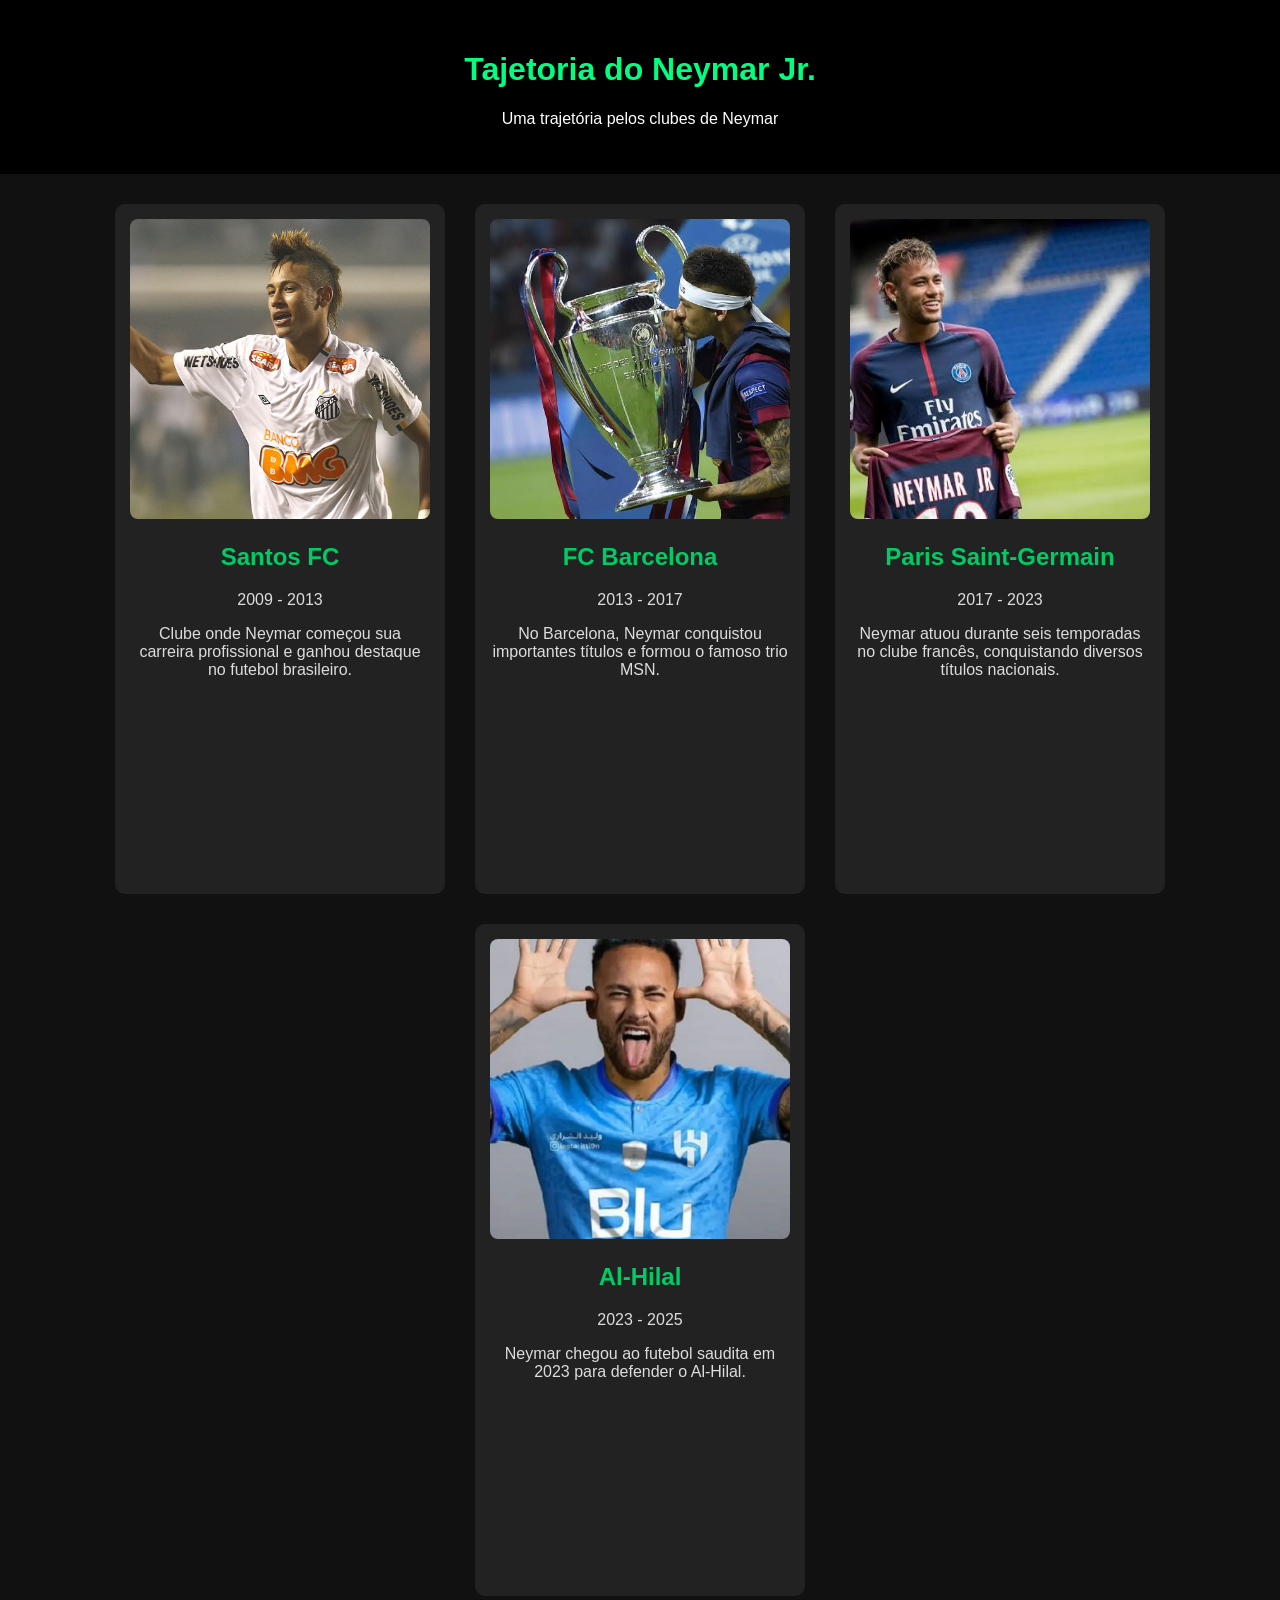
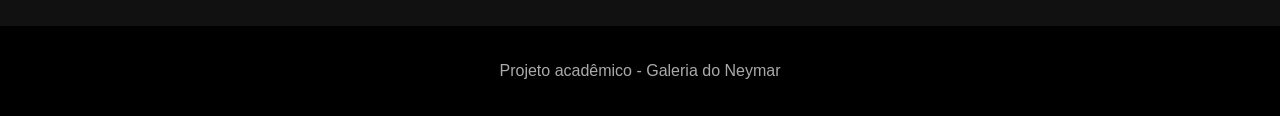
<file: principal/index.html>
<!DOCTYPE html>
<html lang="pt-br">
<head>
    <meta charset="UTF-8">
    <meta name="viewport" content="width=device-width, initial-scale=1.0">
    <title>TRAJETORIA DO NEYMAR</title>
    <link rel="stylesheet" href="style.css">
</head>
<body>
    <header>
        <h1>Tajetoria do Neymar Jr.</h1>
        <p>Uma trajetória pelos clubes de Neymar</p></header>
    
    <main>
        <div class="card">

            <a href="santos.html">
                <img src="../imagens/santos.jpg" alt="Neymar jogando pelo Santos">
            </a>

            <h2>Santos FC</h2>

            <p>2009 - 2013</p>

            <p>
                Clube onde Neymar começou sua carreira profissional
                e ganhou destaque no futebol brasileiro.
            </p>

            <iframe width="560" height="315" src="https://www.youtube.com/embed/ob-hr4_Znb8?si=aA0_GgA_4DZOFYsl" title="YouTube video player" frameborder="0" allow="accelerometer; autoplay; clipboard-write; encrypted-media; gyroscope; picture-in-picture; web-share" referrerpolicy="strict-origin-when-cross-origin" allowfullscreen></iframe>
            

        </div>

         <div class="card">

            <a href="barcelona.html">
                <img src="../imagens/barca.jpg" alt="Neymar jogando pelo Barcelona">
            </a>

            <h2>FC Barcelona</h2>

            <p>2013 - 2017</p>

            <p>
                No Barcelona, Neymar conquistou importantes títulos
                e formou o famoso trio MSN.
            </p>

            <iframe width="560" height="315" src="https://www.youtube.com/embed/mcP-JlM__cM?si=v1w80qK7duWhawuV" title="YouTube video player" frameborder="0" allow="accelerometer; autoplay; clipboard-write; encrypted-media; gyroscope; picture-in-picture; web-share" referrerpolicy="strict-origin-when-cross-origin" allowfullscreen></iframe>
            
        </div>

        <div class="card">

            <a href="psg.html">
                <img src="../imagens/psg.jpg" alt="Neymar jogando pelo PSG">
            </a>

            <h2>Paris Saint-Germain</h2>

            <p>2017 - 2023</p>

            <p>
                Neymar atuou durante seis temporadas no clube francês,
                conquistando diversos títulos nacionais.
            </p>

            <iframe width="560" height="315" src="https://www.youtube.com/embed/YROPfFnzmBc?si=nkrsSJfQslhZTTLg" title="YouTube video player" frameborder="0" allow="accelerometer; autoplay; clipboard-write; encrypted-media; gyroscope; picture-in-picture; web-share" referrerpolicy="strict-origin-when-cross-origin" allowfullscreen></iframe>
        </div>
        
        <div class="card">

            <a href="hilal.html">
                <img src="../imagens/hillal.jpg" alt="Neymar jogando pelo Al-Hilal">
            </a>

            <h2>Al-Hilal</h2>

            <p>2023 - 2025</p>

            <p>
                Neymar chegou ao futebol saudita em 2023
                para defender o Al-Hilal.
            </p>

            <iframe width="560" height="315" src="https://www.youtube.com/embed/1rMtkEAHpi8?si=r0Q1BIHPwD8dBMFy" title="YouTube video player" frameborder="0" allow="accelerometer; autoplay; clipboard-write; encrypted-media; gyroscope; picture-in-picture; web-share" referrerpolicy="strict-origin-when-cross-origin" allowfullscreen></iframe>

        </div>
        
    </main>
     <footer>

        <p>Projeto acadêmico - Galeria do Neymar</p>

    </footer>
</body>
</html>
</file>
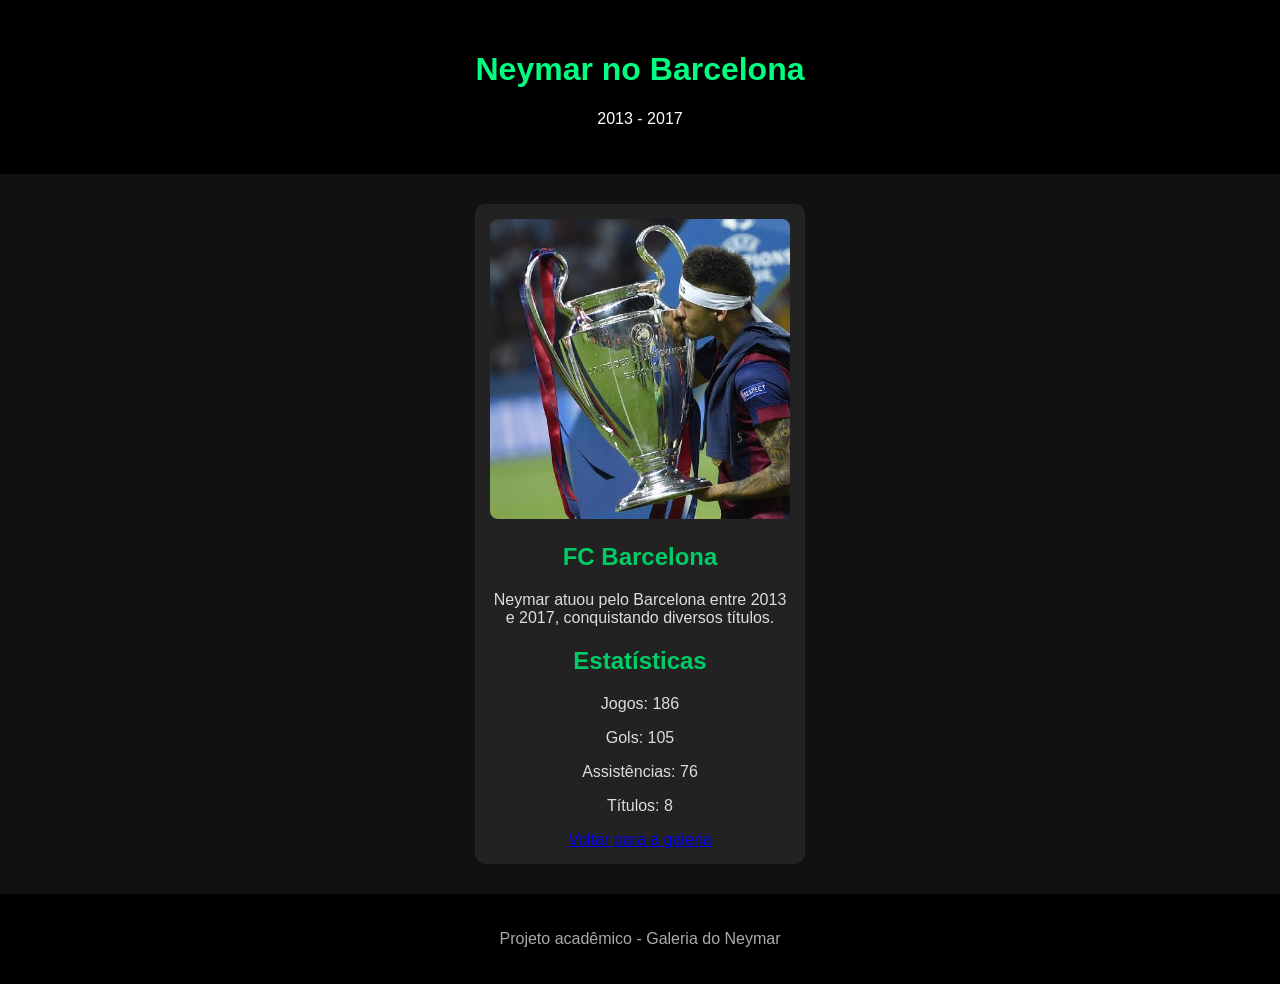
<file: principal/barcelona.html>
<!DOCTYPE html>
<html lang="pt-br">
<head>
    <meta charset="UTF-8">
    <meta name="viewport" content="width=device-width, initial-scale=1.0">
    <title>Barcelona</title>
    <link rel="stylesheet" href="style.css">
</head>
<body>
    <header>

        <h1>Neymar no Barcelona</h1>

        <p>2013 - 2017</p>

    </header>


    <main>

        <div class="card">

            <img
                src="../imagens/barca.jpg"
                alt="Neymar no Barcelona"
            >

            <h2>FC Barcelona</h2>

            <p>
                Neymar atuou pelo Barcelona entre 2013 e 2017,
                conquistando diversos títulos.
            </p>

            <h2>Estatísticas</h2>

            <p>Jogos: 186</p>

            <p>Gols: 105</p>

            <p>Assistências: 76</p>

            <p>Títulos: 8</p>

            <a href="index.html">Voltar para a galeria</a>

        </div>

    </main>


    <footer>

        <p>Projeto acadêmico - Galeria do Neymar</p>

    </footer>
</body>
</html>
</file>
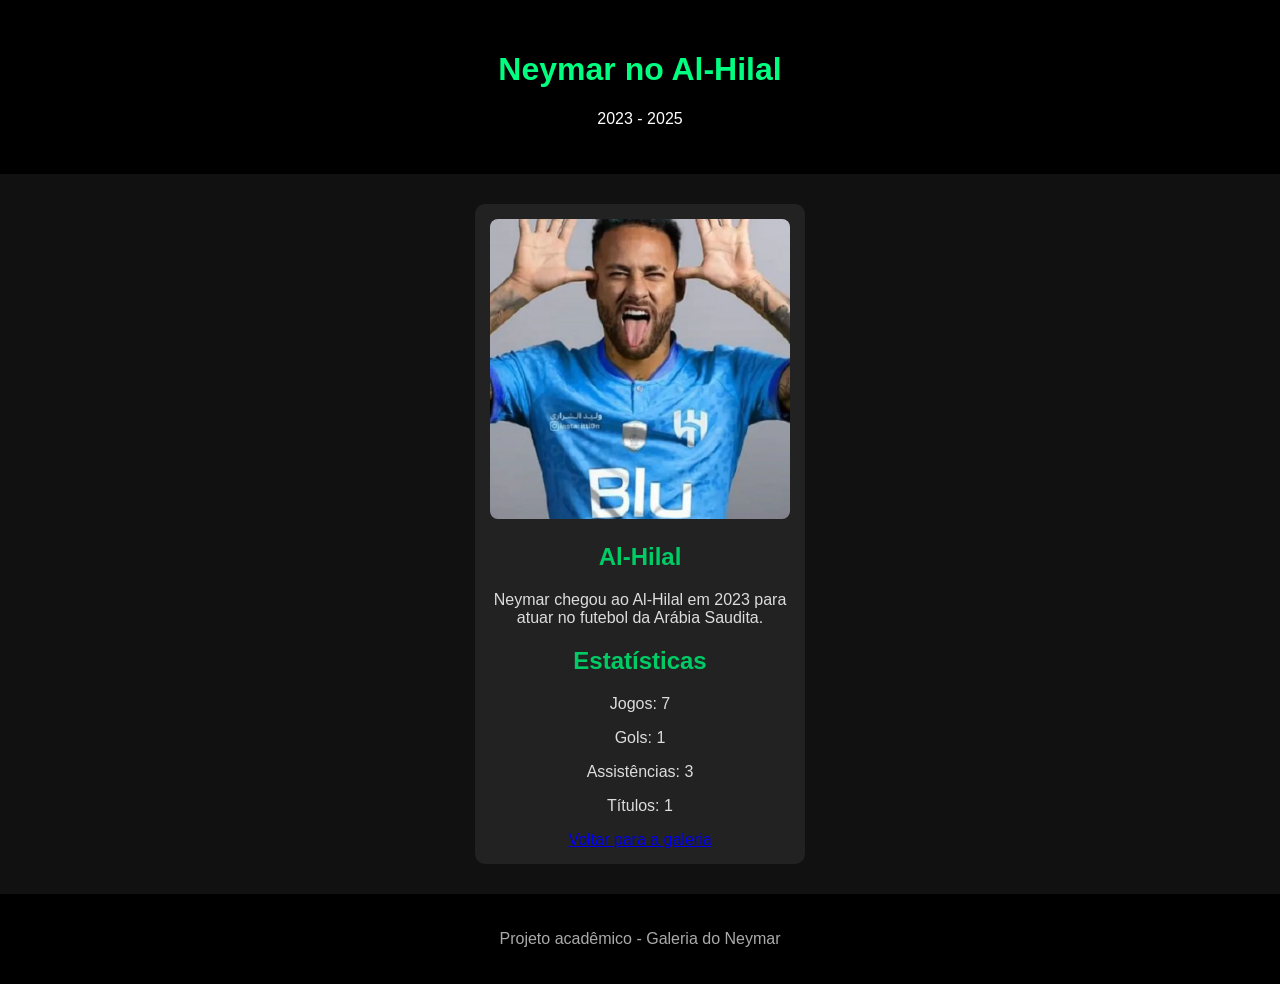
<file: principal/hilal.html>
<!DOCTYPE html>
<html lang="pt-br">
<head>
    <meta charset="UTF-8">
    <meta name="viewport" content="width=device-width, initial-scale=1.0">
    <title>Document</title>
    <link rel="stylesheet" href="style.css">
</head>
<body>
    <header>

        <h1>Neymar no Al-Hilal</h1>

        <p>2023 - 2025</p>

    </header>


    <main>

        <div class="card">

            <img
                src="../imagens/hillal.jpg"
                alt="Neymar no Al-Hilal"
            >

            <h2>Al-Hilal</h2>

            <p>
                Neymar chegou ao Al-Hilal em 2023 para atuar
                no futebol da Arábia Saudita.
            </p>

            <h2>Estatísticas</h2>

            <p>Jogos: 7</p>

            <p>Gols: 1</p>

            <p>Assistências: 3</p>

            <p>Títulos: 1</p>

            <a href="index.html">Voltar para a galeria</a>

        </div>

    </main>
    <footer>

        <p>Projeto acadêmico - Galeria do Neymar</p>

    </footer>
</body>
</html>
</file>
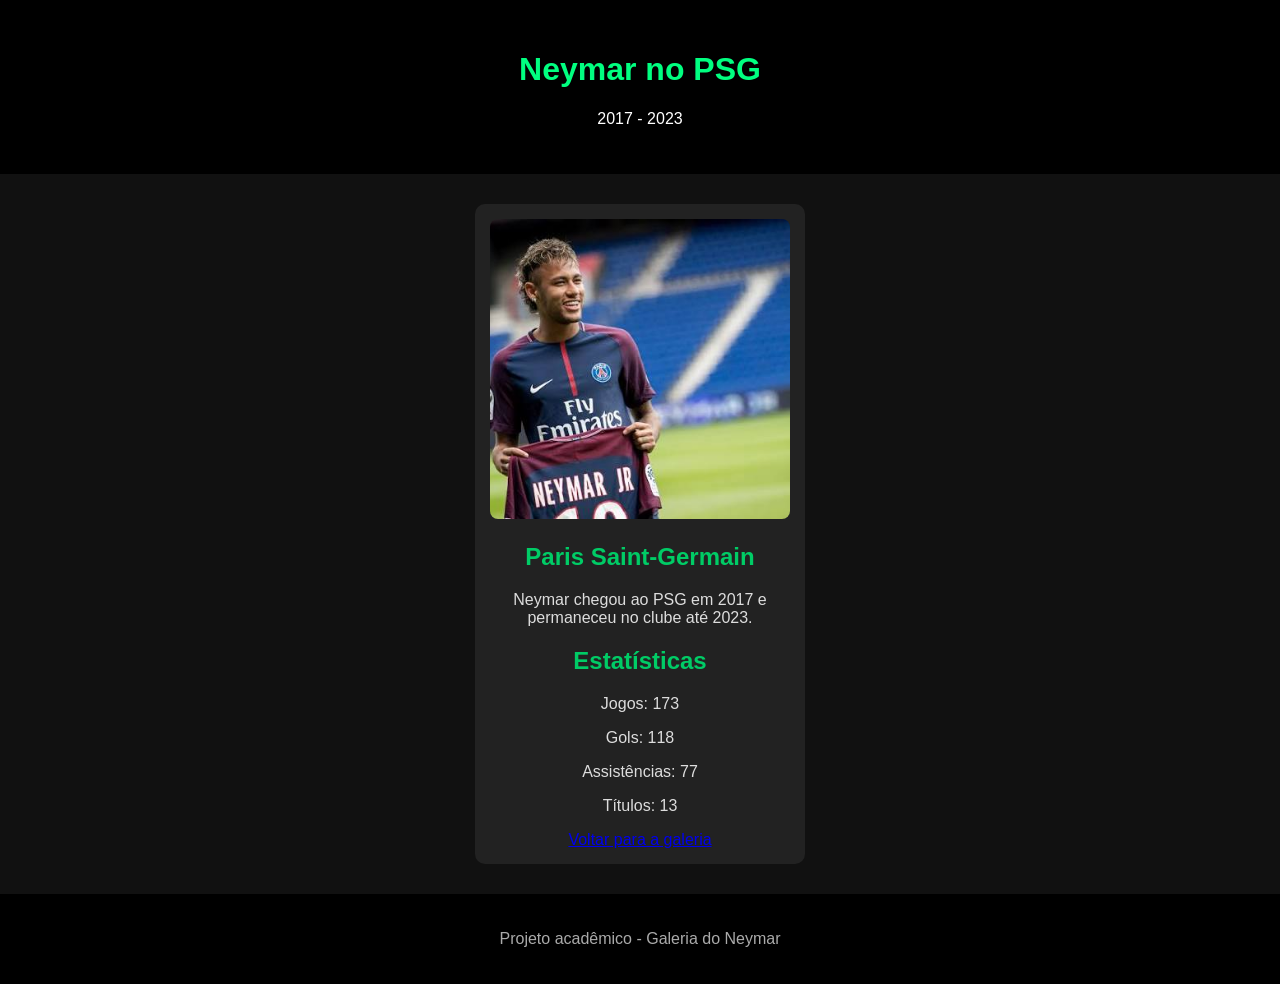
<file: principal/psg.html>
<!DOCTYPE html>
<html lang="pt-br">
<head>
    <meta charset="UTF-8">
    <meta name="viewport" content="width=device-width, initial-scale=1.0">
    <title>PSG</title>
    <link rel="stylesheet" href="style.css">
</head>
<body>
    <header>

        <h1>Neymar no PSG</h1>

        <p>2017 - 2023</p>

    </header>


    <main>

        <div class="card">

            <img
                src="../imagens/psg.jpg"
                alt="Neymar no PSG"
            >

            <h2>Paris Saint-Germain</h2>

            <p>
                Neymar chegou ao PSG em 2017 e permaneceu no clube
                até 2023.
            </p>

            <h2>Estatísticas</h2>

            <p>Jogos: 173</p>

            <p>Gols: 118</p>

            <p>Assistências: 77</p>

            <p>Títulos: 13</p>

            <a href="index.html">Voltar para a galeria</a>

        </div>

    </main>


    <footer>

        <p>Projeto acadêmico - Galeria do Neymar</p>

    </footer>
</body>
</html>
</file>
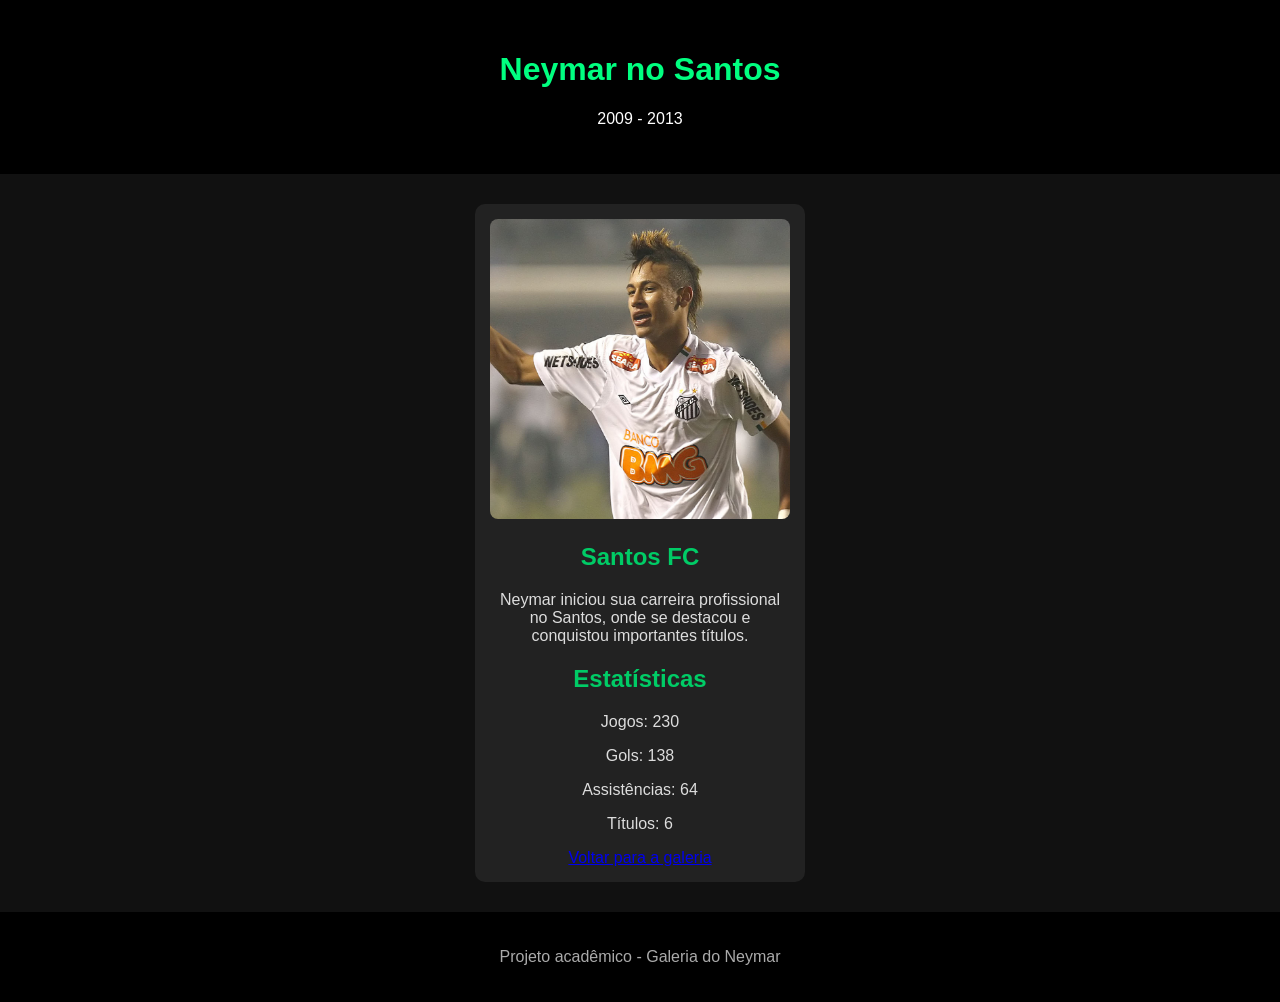
<file: principal/santos.html>
<!DOCTYPE html>
<html lang="pt-br">
<head>
    <meta charset="UTF-8">
    <meta name="viewport" content="width=device-width, initial-scale=1.0">
    <title>Santos</title>
    <link rel="stylesheet" href="style.css">
</head>
<body>
     <header>

        <h1>Neymar no Santos</h1>

        <p>2009 - 2013</p>

    </header>


    <main>

        <div class="card">

            <img src="../imagens/santos.jpg" alt="Neymar no Santos">

            <h2>Santos FC</h2>

            <p>
                Neymar iniciou sua carreira profissional no Santos,
                onde se destacou e conquistou importantes títulos.
            </p>

            <h2>Estatísticas</h2>

            <p>Jogos: 230</p>

            <p>Gols: 138</p>

            <p>Assistências: 64</p>

            <p>Títulos: 6</p>

            <a href="index.html">Voltar para a galeria</a>

        </div>

    </main>


    <footer>

        <p>Projeto acadêmico - Galeria do Neymar</p>

    </footer>
</body>
</html>
</file>
<file: principal/style.css>
body {
    margin: 0;
    font-family: sans-serif;
    background-color: #111;
    color: white;
}


header {
    text-align: center;
    background-color: #000;
    padding: 30px;
}

header h1 {
    color: #00ff80;
}


main {
    width: 90%;
    margin: 30px auto;

    display: flex;
    flex-wrap: wrap;
    justify-content: center;
    gap: 30px;
}


.card {
    background-color: #222;

    width: 300px;

    padding: 15px;

    border-radius: 10px;

    text-align: center;
}


.card img {
    width: 100%;
    height: 300px;

    object-fit: cover;

    border-radius: 8px;
}


.card img:hover {
    opacity: 0.6;
}


.card h2 {
    color: #00cc66;
}


.card p {
    color: #ddd;
}


.card iframe {
    width: 100%;
    height: 170px;
    margin-top: 10px;
    border: none;
    border-radius: 5px;
}


footer {
    text-align: center;

    background-color: #000;

    padding: 20px;

    margin-top: 30px;

    color: #aaa;
}
</file>
